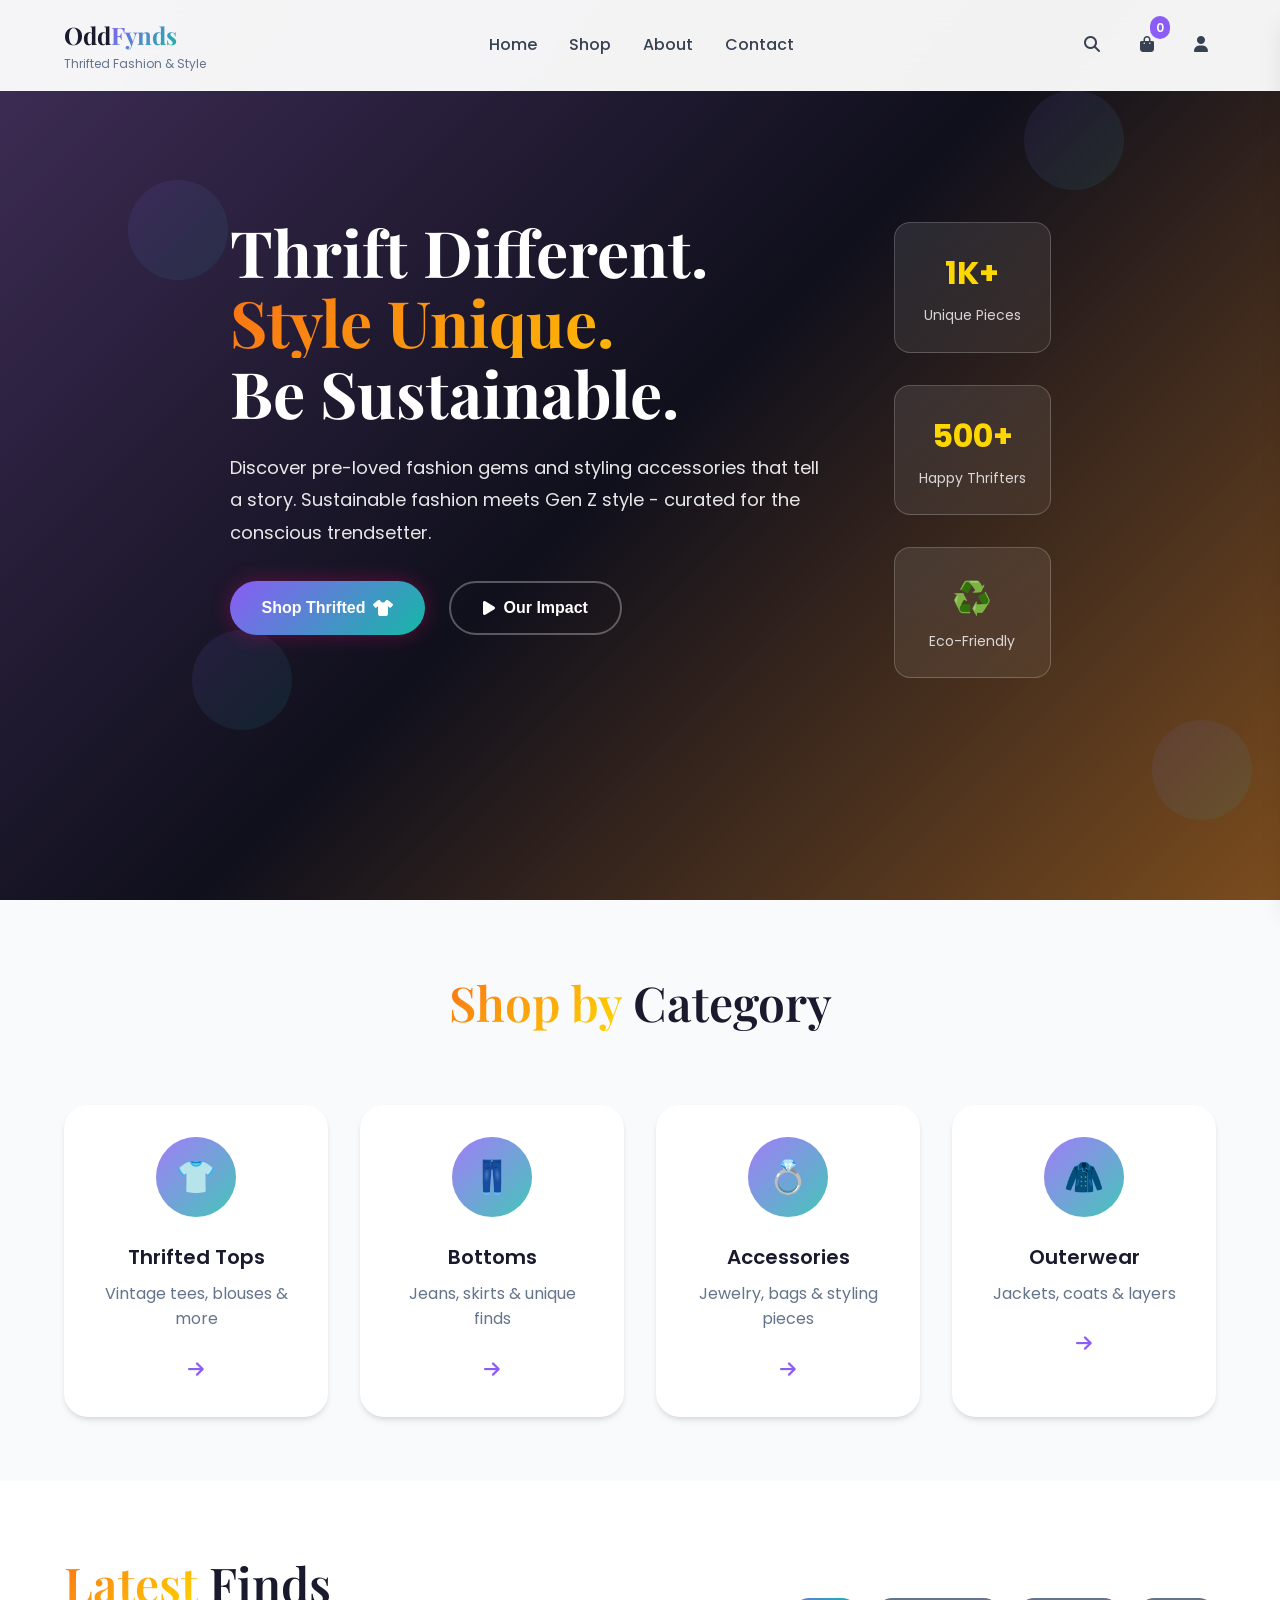
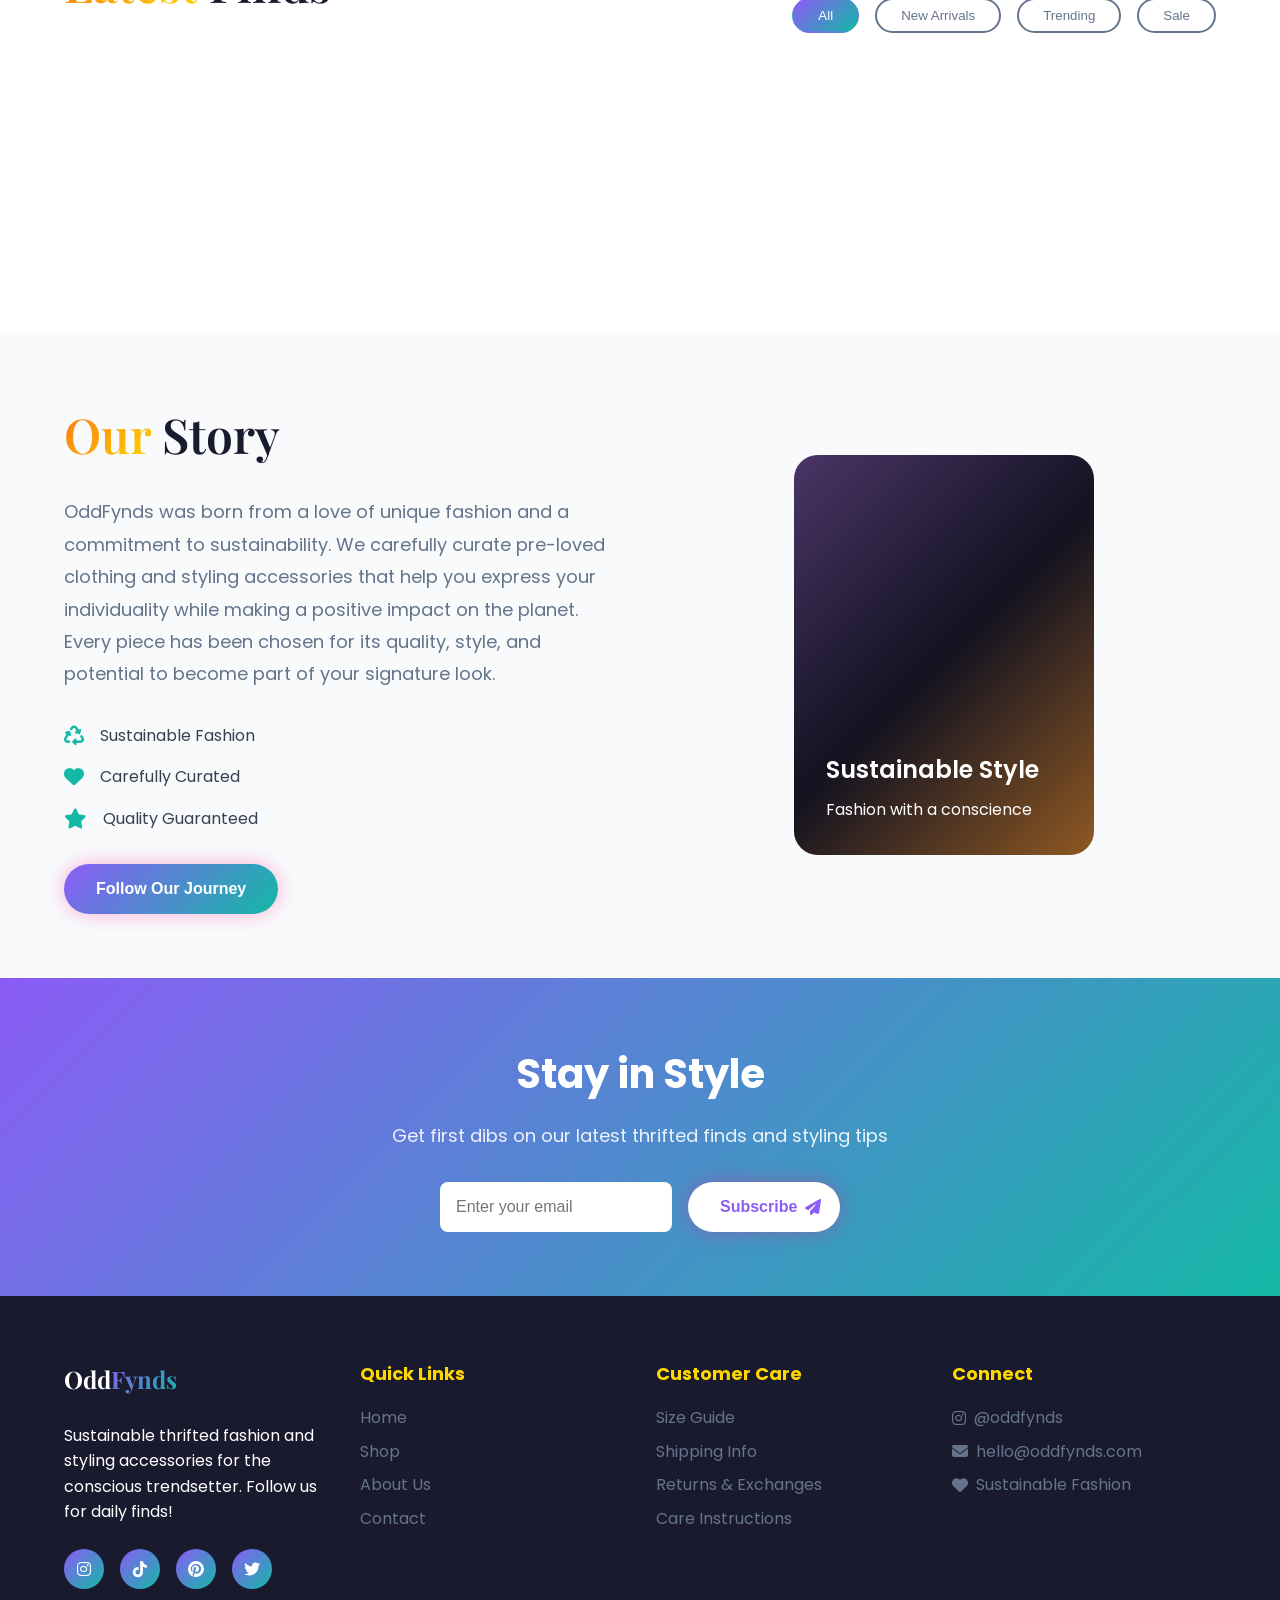
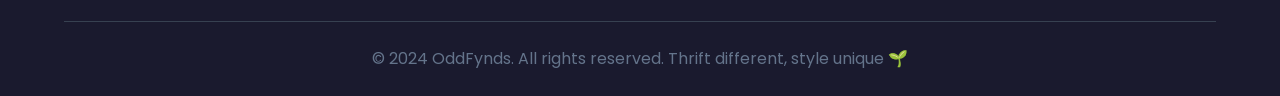
<file: Index.html>
<!DOCTYPE html>
<html lang="en">
<head>
    <meta charset="UTF-8">
    <meta name="viewport" content="width=device-width, initial-scale=1.0">
    <title>OddFynds - Thrifted Fashion & Style</title>
    <link rel="stylesheet" href="index.css">
    <link href="https://fonts.googleapis.com/css2?family=Poppins:wght@300;400;500;600;700&family=Playfair+Display:wght@400;500;600;700&display=swap" rel="stylesheet">
    <link rel="stylesheet" href="https://cdnjs.cloudflare.com/ajax/libs/font-awesome/6.4.0/css/all.min.css">
</head>
<body>
    <!-- Navigation -->
    <nav class="navbar" id="navbar">
        <div class="nav-container">
            <div class="nav-logo">
                <h2 class="logo-text">Odd<span class="logo-accent">Fynds</span></h2>
                <div class="logo-tagline">Thrifted Fashion & Style</div>
            </div>
            
            <div class="nav-menu" id="nav-menu">
                <a href="#home" class="nav-link">Home</a>
                <a href="#collections" class="nav-link">Shop</a>
                <a href="#about" class="nav-link">About</a>
                <a href="#contact" class="nav-link">Contact</a>
            </div>

            <div class="nav-icons">
                <div class="search-icon"><i class="fas fa-search"></i></div>
                <div class="cart-icon">
                    <i class="fas fa-shopping-bag"></i>
                    <span class="cart-count">0</span>
                </div>
                <div class="user-icon"><i class="fas fa-user"></i></div>
            </div>

            <div class="hamburger" id="hamburger">
                <span></span>
                <span></span>
                <span></span>
            </div>
        </div>
    </nav>

    <!-- Hero Section -->
    <section class="hero" id="home">
        <div class="hero-background">
            <div class="hero-overlay"></div>
            <div class="floating-elements">
                <div class="float-element" style="--delay: 0s; --x: 10%; --y: 20%;"></div>
                <div class="float-element" style="--delay: 2s; --x: 80%; --y: 10%;"></div>
                <div class="float-element" style="--delay: 4s; --x: 15%; --y: 70%;"></div>
                <div class="float-element" style="--delay: 6s; --x: 90%; --y: 80%;"></div>
            </div>
        </div>
        
        <div class="hero-content">
            <div class="hero-text">
                <h1 class="hero-title">
                    <span class="title-line">Thrift Different.</span>
                    <span class="title-accent">Style Unique.</span>
                    <span class="title-line">Be Sustainable.</span>
                </h1>
                <p class="hero-description">
                    Discover pre-loved fashion gems and styling accessories that tell a story. 
                    Sustainable fashion meets Gen Z style - curated for the conscious trendsetter.
                </p>
                <div class="hero-buttons">
                    <button class="btn-primary" onclick="scrollToSection('collections')">
                        Shop Thrifted
                        <i class="fas fa-tshirt"></i>
                    </button>
                    <button class="btn-secondary">
                        <i class="fas fa-play"></i>
                        Our Impact
                    </button>
                </div>
            </div>
            
            <div class="hero-stats">
                <div class="stat-item">
                    <span class="stat-number">1K+</span>
                    <span class="stat-label">Unique Pieces</span>
                </div>
                <div class="stat-item">
                    <span class="stat-number">500+</span>
                    <span class="stat-label">Happy Thrifters</span>
                </div>
                <div class="stat-item">
                    <span class="stat-number">♻️</span>
                    <span class="stat-label">Eco-Friendly</span>
                </div>
            </div>
        </div>
    </section>

    <!-- Featured Categories -->
    <section class="categories-section">
        <div class="container">
            <h2 class="section-title">
                <span class="title-accent">Shop by</span> Category
            </h2>
            
            <div class="categories-grid">
                <div class="category-card" data-category="tops">
                    <div class="category-image">
                        <div class="category-overlay"></div>
                        <div class="category-icon">👕</div>
                    </div>
                    <h3>Thrifted Tops</h3>
                    <p>Vintage tees, blouses & more</p>
                    <div class="category-arrow"><i class="fas fa-arrow-right"></i></div>
                </div>

                <div class="category-card" data-category="bottoms">
                    <div class="category-image">
                        <div class="category-overlay"></div>
                        <div class="category-icon">👖</div>
                    </div>
                    <h3>Bottoms</h3>
                    <p>Jeans, skirts & unique finds</p>
                    <div class="category-arrow"><i class="fas fa-arrow-right"></i></div>
                </div>

                <div class="category-card" data-category="accessories">
                    <div class="category-image">
                        <div class="category-overlay"></div>
                        <div class="category-icon">💍</div>
                    </div>
                    <h3>Accessories</h3>
                    <p>Jewelry, bags & styling pieces</p>
                    <div class="category-arrow"><i class="fas fa-arrow-right"></i></div>
                </div>

                <div class="category-card" data-category="outerwear">
                    <div class="category-image">
                        <div class="category-overlay"></div>
                        <div class="category-icon">🧥</div>
                    </div>
                    <h3>Outerwear</h3>
                    <p>Jackets, coats & layers</p>
                    <div class="category-arrow"><i class="fas fa-arrow-right"></i></div>
                </div>
            </div>
        </div>
    </section>

    <!-- Collections Section -->
    <section class="collections" id="collections">
        <div class="container">
            <div class="section-header">
                <h2 class="section-title">
                    <span class="title-accent">Latest</span> Finds
                </h2>
                <div class="collection-filters">
                    <button class="filter-btn active" data-filter="all">All</button>
                    <button class="filter-btn" data-filter="new">New Arrivals</button>
                    <button class="filter-btn" data-filter="trending">Trending</button>
                    <button class="filter-btn" data-filter="sale">Sale</button>
                </div>
            </div>

            <div class="products-grid" id="products-grid">
                <!-- Product cards will be generated by JavaScript -->
            </div>

            <div class="load-more">
                <button class="btn-secondary" id="load-more-btn">
                    Load More Finds
                    <i class="fas fa-chevron-down"></i>
                </button>
            </div>
        </div>
    </section>

    <!-- About Section -->
    <section class="about-section" id="about">
        <div class="container">
            <div class="about-content">
                <div class="about-text">
                    <h2 class="section-title">
                        <span class="title-accent">Our</span> Story
                    </h2>
                    <p class="about-description">
                        OddFynds was born from a love of unique fashion and a commitment to sustainability. 
                        We carefully curate pre-loved clothing and styling accessories that help you express 
                        your individuality while making a positive impact on the planet. Every piece has been 
                        chosen for its quality, style, and potential to become part of your signature look.
                    </p>
                    <div class="about-features">
                        <div class="feature-item">
                            <i class="fas fa-recycle"></i>
                            <span>Sustainable Fashion</span>
                        </div>
                        <div class="feature-item">
                            <i class="fas fa-heart"></i>
                            <span>Carefully Curated</span>
                        </div>
                        <div class="feature-item">
                            <i class="fas fa-star"></i>
                            <span>Quality Guaranteed</span>
                        </div>
                    </div>
                    <button class="btn-primary">Follow Our Journey</button>
                </div>
                
                <div class="about-visual">
                    <div class="visual-card">
                        <div class="card-content">
                            <h3>Sustainable Style</h3>
                            <p>Fashion with a conscience</p>
                        </div>
                    </div>
                </div>
            </div>
        </div>
    </section>

    <!-- Newsletter Section -->
    <section class="newsletter-section">
        <div class="container">
            <div class="newsletter-content">
                <h2>Stay in Style</h2>
                <p>Get first dibs on our latest thrifted finds and styling tips</p>
                <div class="newsletter-form">
                    <input type="email" placeholder="Enter your email" id="email-input">
                    <button class="btn-primary" id="subscribe-btn">
                        Subscribe
                        <i class="fas fa-paper-plane"></i>
                    </button>
                </div>
            </div>
        </div>
    </section>

    <!-- Footer -->
    <footer class="footer" id="contact">
        <div class="container">
            <div class="footer-content">
                <div class="footer-section">
                    <h3>Odd<span class="logo-accent">Fynds</span></h3>
                    <p>Sustainable thrifted fashion and styling accessories for the conscious trendsetter. Follow us for daily finds!</p>
                    <div class="social-links">
                        <a href="https://www.instagram.com/oddfynds/" target="_blank"><i class="fab fa-instagram"></i></a>
                        <a href="#"><i class="fab fa-tiktok"></i></a>
                        <a href="#"><i class="fab fa-pinterest"></i></a>
                        <a href="#"><i class="fab fa-twitter"></i></a>
                    </div>
                </div>

                <div class="footer-section">
                    <h4>Quick Links</h4>
                    <ul>
                        <li><a href="#home">Home</a></li>
                        <li><a href="#collections">Shop</a></li>
                        <li><a href="#about">About Us</a></li>
                        <li><a href="#contact">Contact</a></li>
                    </ul>
                </div>

                <div class="footer-section">
                    <h4>Customer Care</h4>
                    <ul>
                        <li><a href="#">Size Guide</a></li>
                        <li><a href="#">Shipping Info</a></li>
                        <li><a href="#">Returns & Exchanges</a></li>
                        <li><a href="#">Care Instructions</a></li>
                    </ul>
                </div>

                <div class="footer-section">
                    <h4>Connect</h4>
                    <div class="contact-info">
                        <p><i class="fab fa-instagram"></i> @oddfynds</p>
                        <p><i class="fas fa-envelope"></i> hello@oddfynds.com</p>
                        <p><i class="fas fa-heart"></i> Sustainable Fashion</p>
                    </div>
                </div>
            </div>

            <div class="footer-bottom">
                <p>&copy; 2024 OddFynds. All rights reserved. Thrift different, style unique 🌱</p>
            </div>
        </div>
    </footer>

    <!-- Cart Sidebar -->
    <div class="cart-sidebar" id="cart-sidebar">
        <div class="cart-header">
            <h3>Your Finds</h3>
            <button class="close-cart" id="close-cart">
                <i class="fas fa-times"></i>
            </button>
        </div>
        <div class="cart-items" id="cart-items">
            <!-- Cart items will be populated by JavaScript -->
        </div>
        <div class="cart-footer">
            <div class="cart-total">
                <span>Total: $<span id="cart-total">0</span></span>
            </div>
            <button class="btn-primary checkout-btn">Checkout</button>
        </div>
    </div>

    <!-- Cart Overlay -->
    <div class="cart-overlay" id="cart-overlay"></div>

    <script src="script.js"></script>
</body>
</html>
</file>
<file: index.css>
/* Reset and Base Styles */
* {
    margin: 0;
    padding: 0;
    box-sizing: border-box;
}

:root {
    /* OddFynds Brand Colors */
    --primary-purple: #6a4c93;
    --primary-black: #1a1a2e;
    --primary-gold: #ffd700;
    --accent-copper: #cd7f32;
    
    /* Gen Z Colors */
    --neon-purple: #8b5cf6;
    --electric-teal: #14b8a6;
    --sunset-orange: #f97316;
    --mint-green: #10b981;
    --mystic-blue: #3b82f6;
    
    /* Neutral Colors */
    --white: #ffffff;
    --light-gray: #f8fafc;
    --medium-gray: #64748b;
    --dark-gray: #374151;
    --black: #0f0f23;
    
    /* Gradients */
    --gradient-primary: linear-gradient(135deg, var(--neon-purple) 0%, var(--electric-teal) 100%);
    --gradient-secondary: linear-gradient(135deg, var(--sunset-orange) 0%, var(--primary-gold) 100%);
    --gradient-hero: linear-gradient(135deg, var(--primary-purple) 0%, var(--primary-black) 50%, var(--accent-copper) 100%);
    --gradient-card: linear-gradient(145deg, rgba(255,255,255,0.1) 0%, rgba(255,255,255,0.05) 100%);
    
    /* Typography */
    --font-primary: 'Poppins', sans-serif;
    --font-display: 'Playfair Display', serif;
    
    /* Spacing */
    --spacing-xs: 0.25rem;
    --spacing-sm: 0.5rem;
    --spacing-md: 1rem;
    --spacing-lg: 1.5rem;
    --spacing-xl: 2rem;
    --spacing-2xl: 3rem;
    --spacing-3xl: 4rem;
    
    /* Border Radius */
    --radius-sm: 0.375rem;
    --radius-md: 0.5rem;
    --radius-lg: 1rem;
    --radius-xl: 1.5rem;
    --radius-full: 9999px;
    
    /* Shadows */
    --shadow-sm: 0 1px 2px 0 rgb(0 0 0 / 0.05);
    --shadow-md: 0 4px 6px -1px rgb(0 0 0 / 0.1), 0 2px 4px -2px rgb(0 0 0 / 0.1);
    --shadow-lg: 0 10px 15px -3px rgb(0 0 0 / 0.1), 0 4px 6px -4px rgb(0 0 0 / 0.1);
    --shadow-xl: 0 20px 25px -5px rgb(0 0 0 / 0.1), 0 8px 10px -6px rgb(0 0 0 / 0.1);
    --shadow-neon: 0 0 20px rgba(255, 0, 128, 0.3);
    
    /* Transitions */
    --transition-fast: all 0.2s ease;
    --transition-normal: all 0.3s ease;
    --transition-slow: all 0.5s ease;
}

html {
    scroll-behavior: smooth;
}

body {
    font-family: var(--font-primary);
    line-height: 1.6;
    color: var(--dark-gray);
    background: var(--white);
    overflow-x: hidden;
}

.container {
    max-width: 1200px;
    margin: 0 auto;
    padding: 0 var(--spacing-lg);
}

/* Navigation Styles */
.navbar {
    position: fixed;
    top: 0;
    left: 0;
    right: 0;
    z-index: 1000;
    background: rgba(255, 255, 255, 0.95);
    backdrop-filter: blur(20px);
    border-bottom: 1px solid rgba(255, 255, 255, 0.2);
    transition: var(--transition-normal);
}

.navbar.scrolled {
    background: rgba(255, 255, 255, 0.98);
    box-shadow: var(--shadow-lg);
}

.nav-container {
    display: flex;
    justify-content: space-between;
    align-items: center;
    padding: var(--spacing-md) var(--spacing-lg);
    max-width: 1200px;
    margin: 0 auto;
}

.nav-logo {
    display: flex;
    flex-direction: column;
    align-items: flex-start;
}

.logo-text {
    font-family: var(--font-display);
    font-size: 1.5rem;
    font-weight: 700;
    color: var(--primary-black);
    margin: 0;
}

.logo-accent {
    background: var(--gradient-primary);
    -webkit-background-clip: text;
    -webkit-text-fill-color: transparent;
    background-clip: text;
}

.logo-tagline {
    font-size: 0.75rem;
    color: var(--medium-gray);
    font-weight: 400;
}

.nav-menu {
    display: flex;
    gap: var(--spacing-xl);
    align-items: center;
}

.nav-link {
    text-decoration: none;
    color: var(--dark-gray);
    font-weight: 500;
    position: relative;
    padding: var(--spacing-sm) 0;
    transition: var(--transition-normal);
}

.nav-link::after {
    content: '';
    position: absolute;
    bottom: 0;
    left: 0;
    width: 0;
    height: 2px;
    background: var(--gradient-primary);
    transition: var(--transition-normal);
}

.nav-link:hover {
    color: var(--neon-purple);
}

.nav-link:hover::after {
    width: 100%;
}

.nav-icons {
    display: flex;
    gap: var(--spacing-lg);
    align-items: center;
}

.nav-icons > div {
    cursor: pointer;
    padding: var(--spacing-sm);
    border-radius: var(--radius-full);
    transition: var(--transition-normal);
    position: relative;
}

.nav-icons > div:hover {
    background: var(--light-gray);
    transform: translateY(-2px);
}

.cart-icon {
    position: relative;
}

.cart-count {
    position: absolute;
    top: -8px;
    right: -8px;
    background: var(--neon-purple);
    color: var(--white);
    font-size: 0.75rem;
    font-weight: 600;
    padding: 2px 6px;
    border-radius: var(--radius-full);
    min-width: 18px;
    text-align: center;
}

.hamburger {
    display: none;
    flex-direction: column;
    cursor: pointer;
    gap: 4px;
}

.hamburger span {
    width: 25px;
    height: 3px;
    background: var(--dark-gray);
    transition: var(--transition-normal);
    border-radius: var(--radius-sm);
}

/* Hero Section */
.hero {
    min-height: 100vh;
    display: flex;
    align-items: center;
    position: relative;
    overflow: hidden;
    background: var(--gradient-hero);
}

.hero-background {
    position: absolute;
    top: 0;
    left: 0;
    right: 0;
    bottom: 0;
    z-index: 1;
}

.hero-overlay {
    position: absolute;
    top: 0;
    left: 0;
    right: 0;
    bottom: 0;
    background: rgba(0, 0, 0, 0.4);
}

.floating-elements {
    position: absolute;
    top: 0;
    left: 0;
    right: 0;
    bottom: 0;
    pointer-events: none;
}

.float-element {
    position: absolute;
    width: 100px;
    height: 100px;
    border-radius: 50%;
    background: var(--gradient-primary);
    opacity: 0.1;
    animation: float 6s ease-in-out infinite;
    animation-delay: var(--delay);
    left: var(--x);
    top: var(--y);
}

@keyframes float {
    0%, 100% { transform: translateY(0px) rotate(0deg); }
    50% { transform: translateY(-20px) rotate(180deg); }
}

.hero-content {
    position: relative;
    z-index: 2;
    color: var(--white);
    max-width: 1200px;
    margin: 0 auto;
    padding: 0 var(--spacing-lg);
    display: grid;
    grid-template-columns: 1fr auto;
    gap: var(--spacing-3xl);
    align-items: center;
}

.hero-text {
    max-width: 600px;
}

.hero-title {
    font-family: var(--font-display);
    font-size: clamp(2.5rem, 8vw, 4rem);
    font-weight: 700;
    line-height: 1.1;
    margin-bottom: var(--spacing-lg);
    display: flex;
    flex-direction: column;
}

.title-line {
    opacity: 0;
    animation: slideInUp 0.8s ease forwards;
}

.title-line:nth-child(1) { animation-delay: 0.2s; }
.title-line:nth-child(3) { animation-delay: 0.6s; }

.title-accent {
    background: var(--gradient-secondary);
    -webkit-background-clip: text;
    -webkit-text-fill-color: transparent;
    background-clip: text;
    opacity: 0;
    animation: slideInUp 0.8s ease forwards;
    animation-delay: 0.4s;
}

@keyframes slideInUp {
    from {
        opacity: 0;
        transform: translateY(30px);
    }
    to {
        opacity: 1;
        transform: translateY(0);
    }
}

.hero-description {
    font-size: 1.125rem;
    margin-bottom: var(--spacing-xl);
    opacity: 0.9;
    line-height: 1.8;
    opacity: 0;
    animation: fadeIn 0.8s ease forwards;
    animation-delay: 0.8s;
}

@keyframes fadeIn {
    from { opacity: 0; }
    to { opacity: 0.9; }
}

.hero-buttons {
    display: flex;
    gap: var(--spacing-lg);
    margin-bottom: var(--spacing-2xl);
    opacity: 0;
    animation: slideInUp 0.8s ease forwards;
    animation-delay: 1s;
}

.btn-primary, .btn-secondary {
    display: inline-flex;
    align-items: center;
    gap: var(--spacing-sm);
    padding: var(--spacing-md) var(--spacing-xl);
    border-radius: var(--radius-full);
    font-weight: 600;
    text-decoration: none;
    border: none;
    cursor: pointer;
    transition: var(--transition-normal);
    font-size: 1rem;
    position: relative;
    overflow: hidden;
}

.btn-primary {
    background: var(--gradient-primary);
    color: var(--white);
    box-shadow: var(--shadow-neon);
}

.btn-primary:hover {
    transform: translateY(-3px);
    box-shadow: 0 0 30px rgba(255, 0, 128, 0.5);
}

.btn-secondary {
    background: transparent;
    color: var(--white);
    border: 2px solid rgba(255, 255, 255, 0.3);
    backdrop-filter: blur(10px);
}

.btn-secondary:hover {
    background: rgba(255, 255, 255, 0.1);
    border-color: rgba(255, 255, 255, 0.5);
    transform: translateY(-3px);
}

.hero-stats {
    display: flex;
    flex-direction: column;
    gap: var(--spacing-xl);
    opacity: 0;
    animation: slideInRight 0.8s ease forwards;
    animation-delay: 1.2s;
}

@keyframes slideInRight {
    from {
        opacity: 0;
        transform: translateX(30px);
    }
    to {
        opacity: 1;
        transform: translateX(0);
    }
}

.stat-item {
    text-align: center;
    padding: var(--spacing-lg);
    background: var(--gradient-card);
    backdrop-filter: blur(20px);
    border-radius: var(--radius-lg);
    border: 1px solid rgba(255, 255, 255, 0.2);
}

.stat-number {
    display: block;
    font-size: 2rem;
    font-weight: 700;
    color: var(--primary-gold);
    margin-bottom: var(--spacing-xs);
}

.stat-label {
    font-size: 0.875rem;
    opacity: 0.8;
}

/* Categories Section */
.categories-section {
    padding: var(--spacing-3xl) 0;
    background: var(--light-gray);
}

.section-title {
    font-family: var(--font-display);
    font-size: clamp(2rem, 5vw, 3rem);
    font-weight: 600;
    text-align: center;
    margin-bottom: var(--spacing-3xl);
    color: var(--primary-black);
}

.categories-grid {
    display: grid;
    grid-template-columns: repeat(auto-fit, minmax(250px, 1fr));
    gap: var(--spacing-xl);
}

.category-card {
    background: var(--white);
    border-radius: var(--radius-xl);
    padding: var(--spacing-xl);
    text-align: center;
    cursor: pointer;
    transition: var(--transition-normal);
    box-shadow: var(--shadow-md);
    position: relative;
    overflow: hidden;
}

.category-card::before {
    content: '';
    position: absolute;
    top: 0;
    left: -100%;
    width: 100%;
    height: 100%;
    background: var(--gradient-primary);
    opacity: 0.05;
    transition: var(--transition-slow);
}

.category-card:hover::before {
    left: 0;
}

.category-card:hover {
    transform: translateY(-10px);
    box-shadow: var(--shadow-xl);
}

.category-image {
    width: 80px;
    height: 80px;
    margin: 0 auto var(--spacing-lg);
    border-radius: var(--radius-full);
    background: var(--gradient-primary);
    display: flex;
    align-items: center;
    justify-content: center;
    position: relative;
}

.category-overlay {
    position: absolute;
    top: 0;
    left: 0;
    right: 0;
    bottom: 0;
    background: rgba(255, 255, 255, 0.2);
    border-radius: var(--radius-full);
}

.category-icon {
    font-size: 2rem;
    z-index: 1;
}

.category-card h3 {
    font-size: 1.25rem;
    font-weight: 600;
    margin-bottom: var(--spacing-sm);
    color: var(--primary-black);
}

.category-card p {
    color: var(--medium-gray);
    margin-bottom: var(--spacing-lg);
}

.category-arrow {
    color: var(--neon-purple);
    font-size: 1.125rem;
    transition: var(--transition-normal);
}

.category-card:hover .category-arrow {
    transform: translateX(5px);
}

/* Collections Section */
.collections {
    padding: var(--spacing-3xl) 0;
}

.section-header {
    display: flex;
    justify-content: space-between;
    align-items: center;
    margin-bottom: var(--spacing-3xl);
    flex-wrap: wrap;
    gap: var(--spacing-lg);
}

.collection-filters {
    display: flex;
    gap: var(--spacing-md);
    flex-wrap: wrap;
}

.filter-btn {
    padding: var(--spacing-sm) var(--spacing-lg);
    border: 2px solid var(--medium-gray);
    background: transparent;
    color: var(--medium-gray);
    border-radius: var(--radius-full);
    cursor: pointer;
    transition: var(--transition-normal);
    font-weight: 500;
}

.filter-btn.active,
.filter-btn:hover {
    background: var(--gradient-primary);
    border-color: transparent;
    color: var(--white);
}

.products-grid {
    display: grid;
    grid-template-columns: repeat(auto-fill, minmax(280px, 1fr));
    gap: var(--spacing-xl);
    margin-bottom: var(--spacing-3xl);
}

.product-card {
    background: var(--white);
    border-radius: var(--radius-lg);
    overflow: hidden;
    box-shadow: var(--shadow-md);
    transition: var(--transition-normal);
    cursor: pointer;
}

.product-card:hover {
    transform: translateY(-5px);
    box-shadow: var(--shadow-xl);
}

.product-image {
    width: 100%;
    height: 250px;
    background: var(--gradient-primary);
    position: relative;
    overflow: hidden;
}

.product-image::before {
    content: '👗';
    position: absolute;
    top: 50%;
    left: 50%;
    transform: translate(-50%, -50%);
    font-size: 4rem;
    opacity: 0.3;
}

.product-badge {
    position: absolute;
    top: var(--spacing-md);
    left: var(--spacing-md);
    background: var(--accent-gold);
    color: var(--white);
    padding: var(--spacing-xs) var(--spacing-sm);
    border-radius: var(--radius-sm);
    font-size: 0.75rem;
    font-weight: 600;
}

.product-info {
    padding: var(--spacing-lg);
}

.product-name {
    font-size: 1.125rem;
    font-weight: 600;
    margin-bottom: var(--spacing-sm);
    color: var(--primary-black);
}

.product-description {
    color: var(--medium-gray);
    font-size: 0.875rem;
    margin-bottom: var(--spacing-md);
}

.product-price {
    display: flex;
    justify-content: space-between;
    align-items: center;
}

.price {
    font-size: 1.25rem;
    font-weight: 700;
    color: var(--primary-purple);
}

.add-to-cart {
    background: var(--gradient-primary);
    color: var(--white);
    border: none;
    padding: var(--spacing-sm) var(--spacing-md);
    border-radius: var(--radius-md);
    cursor: pointer;
    transition: var(--transition-normal);
}

.add-to-cart:hover {
    transform: scale(1.05);
}

.load-more {
    text-align: center;
}

/* About Section */
.about-section {
    padding: var(--spacing-3xl) 0;
    background: var(--light-gray);
}

.about-content {
    display: grid;
    grid-template-columns: 1fr 1fr;
    gap: var(--spacing-3xl);
    align-items: center;
}

.about-text .section-title {
    text-align: left;
    margin-bottom: var(--spacing-lg);
}

.about-description {
    font-size: 1.125rem;
    line-height: 1.8;
    margin-bottom: var(--spacing-xl);
    color: var(--medium-gray);
}

.about-features {
    display: flex;
    flex-direction: column;
    gap: var(--spacing-md);
    margin-bottom: var(--spacing-xl);
}

.feature-item {
    display: flex;
    align-items: center;
    gap: var(--spacing-md);
    color: var(--dark-gray);
}

.feature-item i {
    color: var(--electric-teal);
    font-size: 1.25rem;
}

.about-visual {
    display: flex;
    justify-content: center;
}

.visual-card {
    width: 300px;
    height: 400px;
    background: var(--gradient-hero);
    border-radius: var(--radius-xl);
    display: flex;
    align-items: flex-end;
    padding: var(--spacing-xl);
    position: relative;
    overflow: hidden;
}

.visual-card::before {
    content: '';
    position: absolute;
    top: 0;
    left: 0;
    right: 0;
    bottom: 0;
    background: rgba(0, 0, 0, 0.3);
}

.card-content {
    position: relative;
    z-index: 1;
    color: var(--white);
}

.card-content h3 {
    font-size: 1.5rem;
    font-weight: 600;
    margin-bottom: var(--spacing-sm);
}

/* Newsletter Section */
.newsletter-section {
    padding: var(--spacing-3xl) 0;
    background: var(--gradient-primary);
    color: var(--white);
    text-align: center;
}

.newsletter-content h2 {
    font-size: 2.5rem;
    font-weight: 700;
    margin-bottom: var(--spacing-md);
}

.newsletter-content p {
    font-size: 1.125rem;
    margin-bottom: var(--spacing-xl);
    opacity: 0.9;
}

.newsletter-form {
    display: flex;
    max-width: 400px;
    margin: 0 auto;
    gap: var(--spacing-md);
}

#email-input {
    flex: 1;
    padding: var(--spacing-md);
    border: none;
    border-radius: var(--radius-md);
    font-size: 1rem;
}

#subscribe-btn {
    background: var(--white);
    color: var(--neon-purple);
}

#subscribe-btn:hover {
    background: var(--light-gray);
}

/* Footer */
.footer {
    background: var(--primary-black);
    color: var(--white);
    padding: var(--spacing-3xl) 0 var(--spacing-lg);
}

.footer-content {
    display: grid;
    grid-template-columns: repeat(auto-fit, minmax(250px, 1fr));
    gap: var(--spacing-xl);
    margin-bottom: var(--spacing-xl);
}

.footer-section h3 {
    font-family: var(--font-display);
    font-size: 1.5rem;
    margin-bottom: var(--spacing-lg);
}

.footer-section h4 {
    font-size: 1.125rem;
    margin-bottom: var(--spacing-md);
    color: var(--primary-gold);
}

.footer-section ul {
    list-style: none;
}

.footer-section ul li {
    margin-bottom: var(--spacing-sm);
}

.footer-section ul li a {
    color: var(--medium-gray);
    text-decoration: none;
    transition: var(--transition-normal);
}

.footer-section ul li a:hover {
    color: var(--white);
}

.social-links {
    display: flex;
    gap: var(--spacing-md);
    margin-top: var(--spacing-lg);
}

.social-links a {
    width: 40px;
    height: 40px;
    background: var(--gradient-primary);
    border-radius: var(--radius-full);
    display: flex;
    align-items: center;
    justify-content: center;
    color: var(--white);
    text-decoration: none;
    transition: var(--transition-normal);
}

.social-links a:hover {
    transform: translateY(-3px);
    box-shadow: var(--shadow-neon);
}

.contact-info p {
    display: flex;
    align-items: center;
    gap: var(--spacing-sm);
    margin-bottom: var(--spacing-sm);
    color: var(--medium-gray);
}

.footer-bottom {
    text-align: center;
    padding-top: var(--spacing-lg);
    border-top: 1px solid var(--dark-gray);
    color: var(--medium-gray);
}

/* Cart Sidebar */
.cart-sidebar {
    position: fixed;
    top: 0;
    right: -400px;
    width: 400px;
    height: 100vh;
    background: var(--white);
    box-shadow: var(--shadow-xl);
    transition: var(--transition-normal);
    z-index: 1001;
    display: flex;
    flex-direction: column;
}

.cart-sidebar.open {
    right: 0;
}

.cart-header {
    padding: var(--spacing-lg);
    border-bottom: 1px solid var(--light-gray);
    display: flex;
    justify-content: space-between;
    align-items: center;
}

.close-cart {
    background: none;
    border: none;
    font-size: 1.5rem;
    cursor: pointer;
    color: var(--medium-gray);
    transition: var(--transition-normal);
}

.close-cart:hover {
    color: var(--primary-black);
}

.cart-items {
    flex: 1;
    overflow-y: auto;
    padding: var(--spacing-lg);
}

.cart-footer {
    padding: var(--spacing-lg);
    border-top: 1px solid var(--light-gray);
}

.cart-total {
    font-size: 1.25rem;
    font-weight: 700;
    margin-bottom: var(--spacing-lg);
    text-align: center;
}

.checkout-btn {
    width: 100%;
    justify-content: center;
}

.cart-overlay {
    position: fixed;
    top: 0;
    left: 0;
    right: 0;
    bottom: 0;
    background: rgba(0, 0, 0, 0.5);
    z-index: 1000;
    opacity: 0;
    visibility: hidden;
    transition: var(--transition-normal);
}

.cart-overlay.open {
    opacity: 1;
    visibility: visible;
}

/* Responsive Design */
@media (max-width: 768px) {
    .nav-menu {
        display: none;
        position: absolute;
        top: 100%;
        left: 0;
        right: 0;
        background: var(--white);
        flex-direction: column;
        padding: var(--spacing-lg);
        box-shadow: var(--shadow-lg);
    }
    
    .nav-menu.open {
        display: flex;
    }
    
    .hamburger {
        display: flex;
    }
    
    .hero-content {
        grid-template-columns: 1fr;
        text-align: center;
        gap: var(--spacing-xl);
    }
    
    .hero-stats {
        flex-direction: row;
        justify-content: space-around;
    }
    
    .section-header {
        flex-direction: column;
        text-align: center;
    }
    
    .about-content {
        grid-template-columns: 1fr;
        text-align: center;
    }
    
    .newsletter-form {
        flex-direction: column;
    }
    
    .cart-sidebar {
        width: 100vw;
        right: -100vw;
    }
    
    .categories-grid {
        grid-template-columns: repeat(auto-fit, minmax(200px, 1fr));
    }
    
    .products-grid {
        grid-template-columns: repeat(auto-fit, minmax(250px, 1fr));
    }
}

@media (max-width: 480px) {
    .hero-stats {
        flex-direction: column;
    }
    
    .hero-buttons {
        flex-direction: column;
        align-items: center;
    }
    
    .categories-grid {
        grid-template-columns: 1fr;
    }
    
    .products-grid {
        grid-template-columns: 1fr;
    }
}

/* Scroll Animations */
.fade-in {
    opacity: 0;
    transform: translateY(30px);
    transition: var(--transition-slow);
}

.fade-in.visible {
    opacity: 1;
    transform: translateY(0);
}

.slide-in-left {
    opacity: 0;
    transform: translateX(-30px);
    transition: var(--transition-slow);
}

.slide-in-left.visible {
    opacity: 1;
    transform: translateX(0);
}

.slide-in-right {
    opacity: 0;
    transform: translateX(30px);
    transition: var(--transition-slow);
}

.slide-in-right.visible {
    opacity: 1;
    transform: translateX(0);
}

/* Loading Animation */
.loading {
    display: inline-block;
    width: 20px;
    height: 20px;
    border: 3px solid rgba(255, 255, 255, 0.3);
    border-radius: 50%;
    border-top-color: var(--white);
    animation: spin 1s ease-in-out infinite;
}

@keyframes spin {
    to { transform: rotate(360deg); }
}

/* Custom Scrollbar */
::-webkit-scrollbar {
    width: 8px;
}

::-webkit-scrollbar-track {
    background: var(--light-gray);
}

::-webkit-scrollbar-thumb {
    background: var(--gradient-primary);
    border-radius: var(--radius-full);
}

::-webkit-scrollbar-thumb:hover {
    background: var(--neon-purple);
}
</file>
